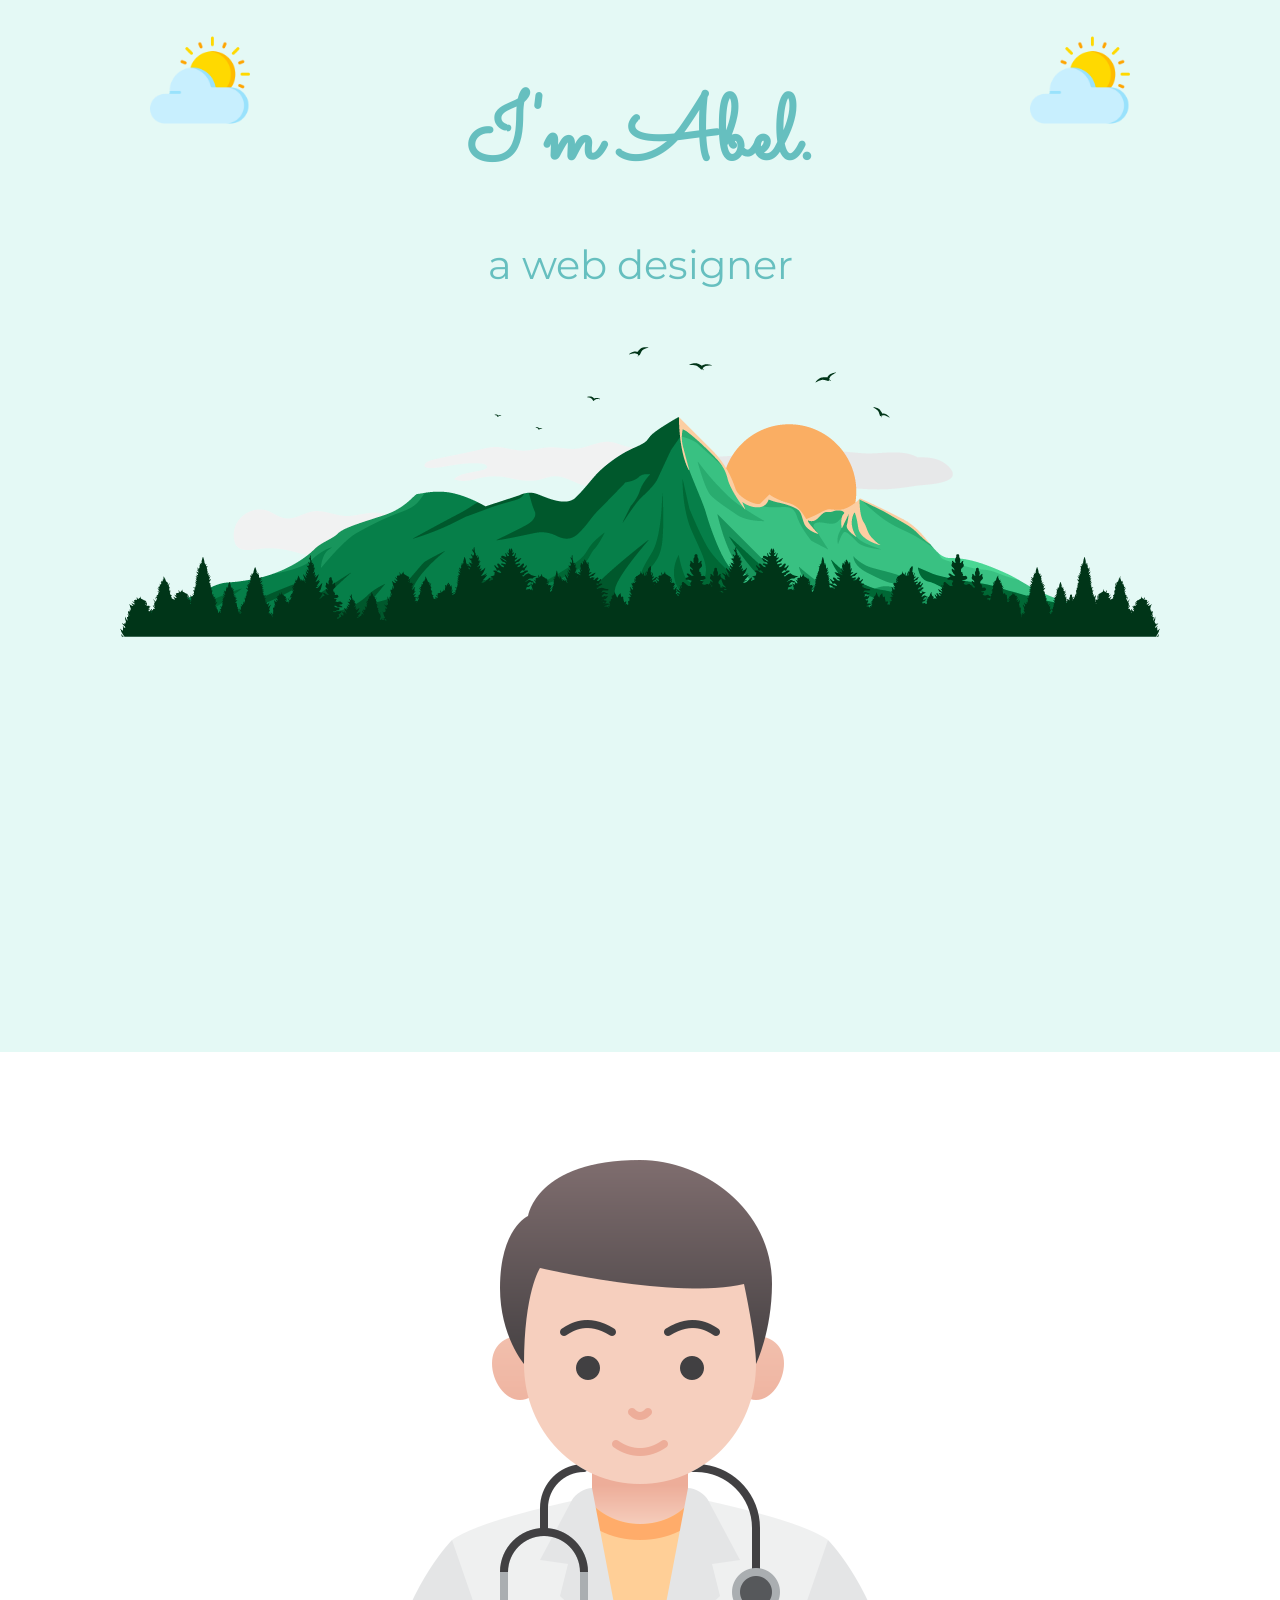
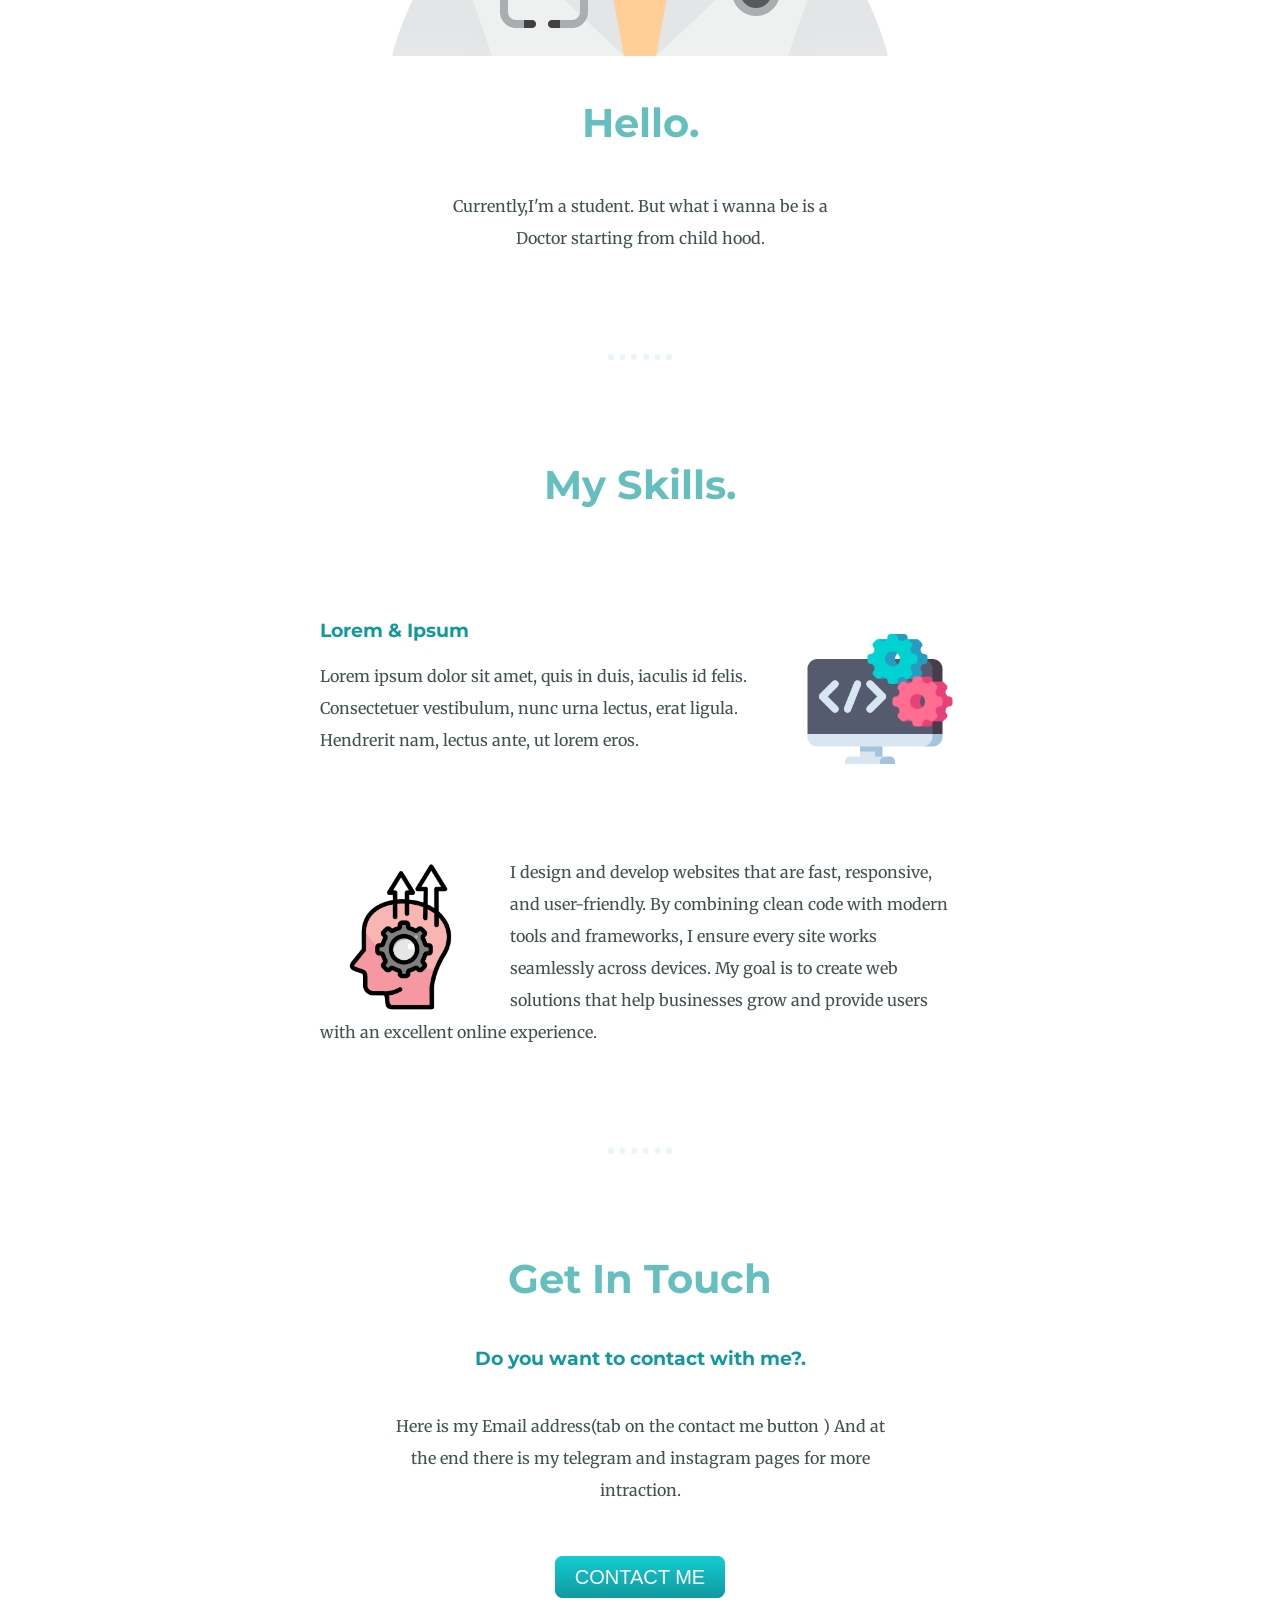
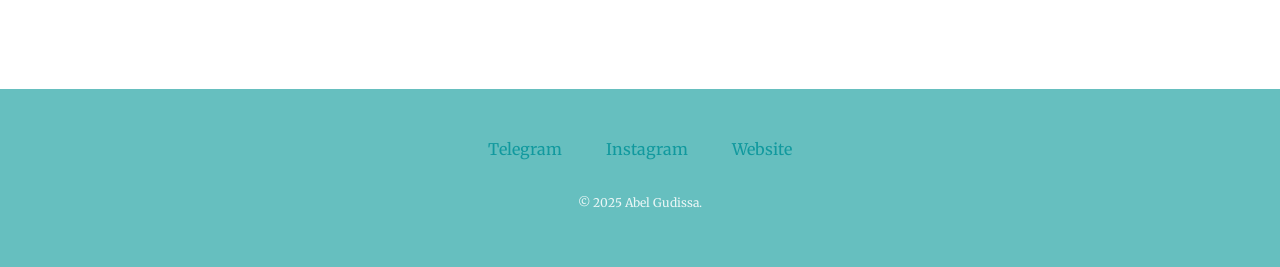
<file: index.html>
<html>
    <head>
        <meta charset="utf-8">
        <title>Abel Gudissa</title>
        <link rel="stylesheet" href="style/styles.css">
        <link rel="icon" href="image\favicon.ico">
        <link href="https://fonts.googleapis.com/css2?family=Merriweather:ital,opsz,wght@0,18..144,300..900;1,18..144,300..900&family=Montserrat:ital,wght@0,100..900;1,100..900&family=Sacramento&display=swap" rel="stylesheet">
    </head>
    <body>
        <div class="top-container" >
            <img class="sun" src="image\sun.png" alt="sun.png" >       
        <h1>I'm Abel.</h1>
        <h2 class="class-web">a web designer</h2>
         <img class="one" src="image\sun.png" alt="sun.png">
         <img class ="mount" src="image\mountain.png" alt="mountain.png">
        </div>
        <div class="middle-container">
  <div class="profile">
    <img class="Tommy" src="image\doctor.png" alt="doctor.jpg">
    <h2>Hello.</h2>
    <p class="intro">Currently,I'm a student. But what i wanna be is a Doctor starting from child hood. </p>
  </div>
  <hr>
  <div class="skills">
    <h2>My Skills.</h2>
    <div class="skill-row">
      <img class="web-design" src="image\coding.png" alt="coding.jpg">
      <h3>Lorem & Ipsum</h3>
      <p>Lorem ipsum dolor sit amet, quis in duis, iaculis id felis. Consectetuer vestibulum, nunc urna lectus, erat ligula. Hendrerit nam, lectus ante, ut lorem eros.</p>
    </div>
    <div class="skill-row">
      <img class="coding" src="image\development.png" alt="development.jpg">
      <p> I design and develop websites that are fast, responsive, and user-friendly. By combining clean code with modern tools and frameworks, I ensure every site works seamlessly across devices. My goal is to create web solutions that help businesses grow and provide users with an excellent online experience.</p>
    </div>
  </div>
  <hr>
  <div class="contact-me">
    <h2>Get In Touch</h2>
    <h3>Do you want to contact with me?.</h3>
    <p class="contact-mem">Here is my Email address(tab on the contact me button ) And at the end there is my telegram and instagram pages for more intraction.</p>
    <a class="btn" href="mailto:abeletenesh0000@gmail.com">CONTACT ME</a>
  </div>
</div>


<div class="bottom-container">
  <a class="footer-link" href="https://www.telegram.com/@BigdremerDOM">Telegram</a>
  <a class="footer-link" href="https://instagram.com/abelabelaissingle">Instagram</a>
  <a class="footer-link" href="https://www.appbrewery.co/">Website</a>
  <p class="copyright">© 2025 Abel Gudissa.</p>
</div>
    </body>
</html>
</file>
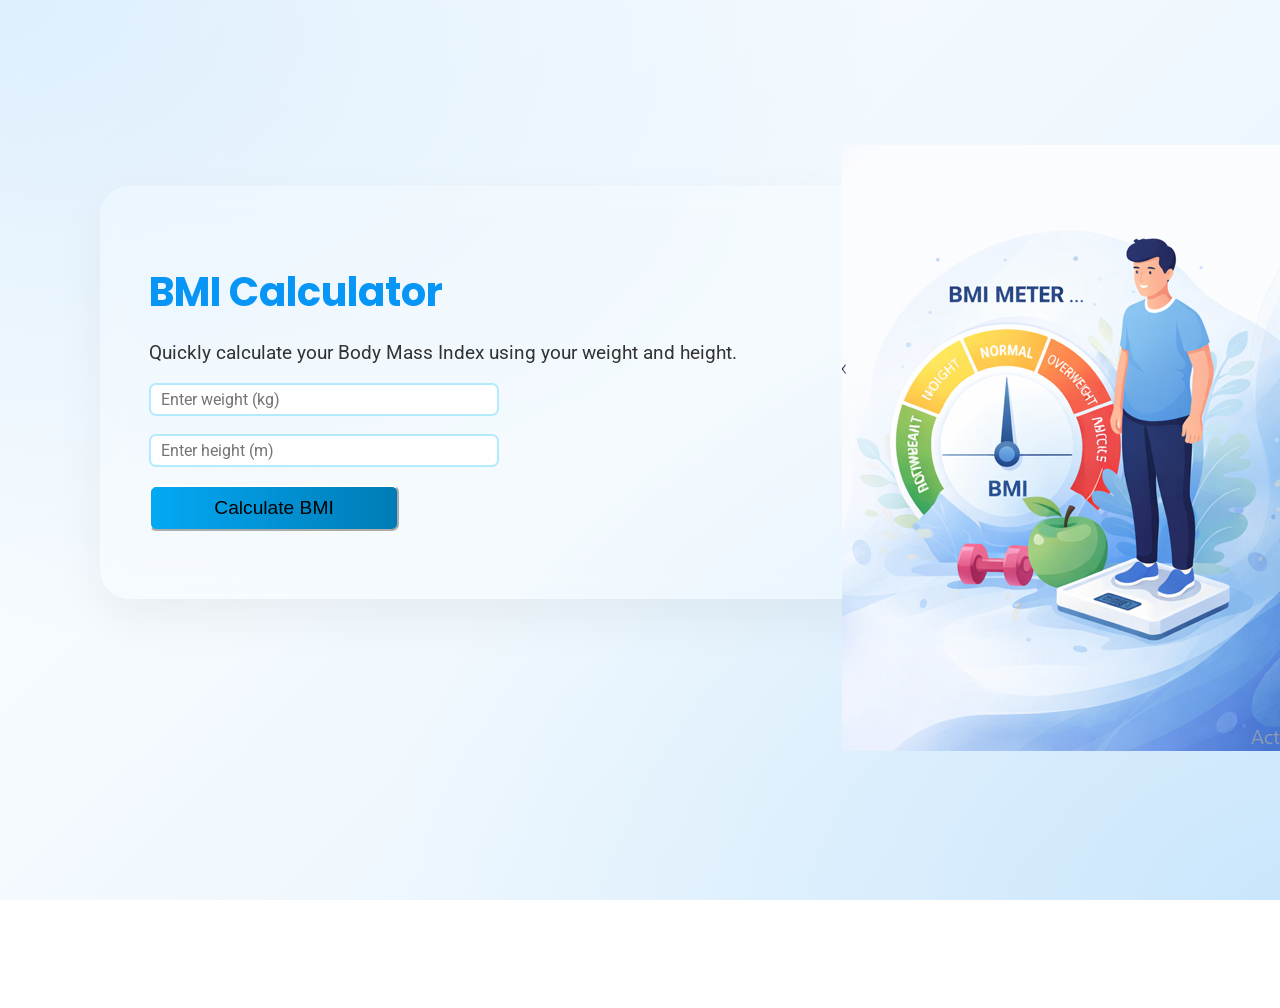
<file: BMIcalculator/index.html>
<!DOCTYPE html>
<html lang="en">
<head>
    <meta charset="UTF-8">
     <link rel="stylesheet" href="styles.css">
     <link href="https://fonts.googleapis.com/css2?family=Montserrat:wght@400;600;700&family=Poppins:wght@400;600;700&family=Roboto:wght@400;500;700&family=Sacramento&display=swap" rel="stylesheet">
    <meta name="viewport" content="width=device-width, initial-scale=1.0">
    <title>BMI calculator</title>



</head>



<body>




<br><br>
    
  <div class="box">
    
    <h1>BMI Calculator</h1>
   <p>Quickly calculate your Body Mass Index
    using your weight and height.
   </p>
    <input type="number" id="weight" placeholder="Enter weight (kg)">
<br><br>


<input type="number" id="height" placeholder="Enter height (m)">
<br><br>

<button  class="btn1" onclick="calculateBMI()">Calculate BMI</button>

<p id="result"></p>

<p id="result"></p>

</div>



<div class="img" >


<img src="images/cool.png" alt="">
</div>

    
    <script src="index.js" ></script>
</body>
</html>
</file>
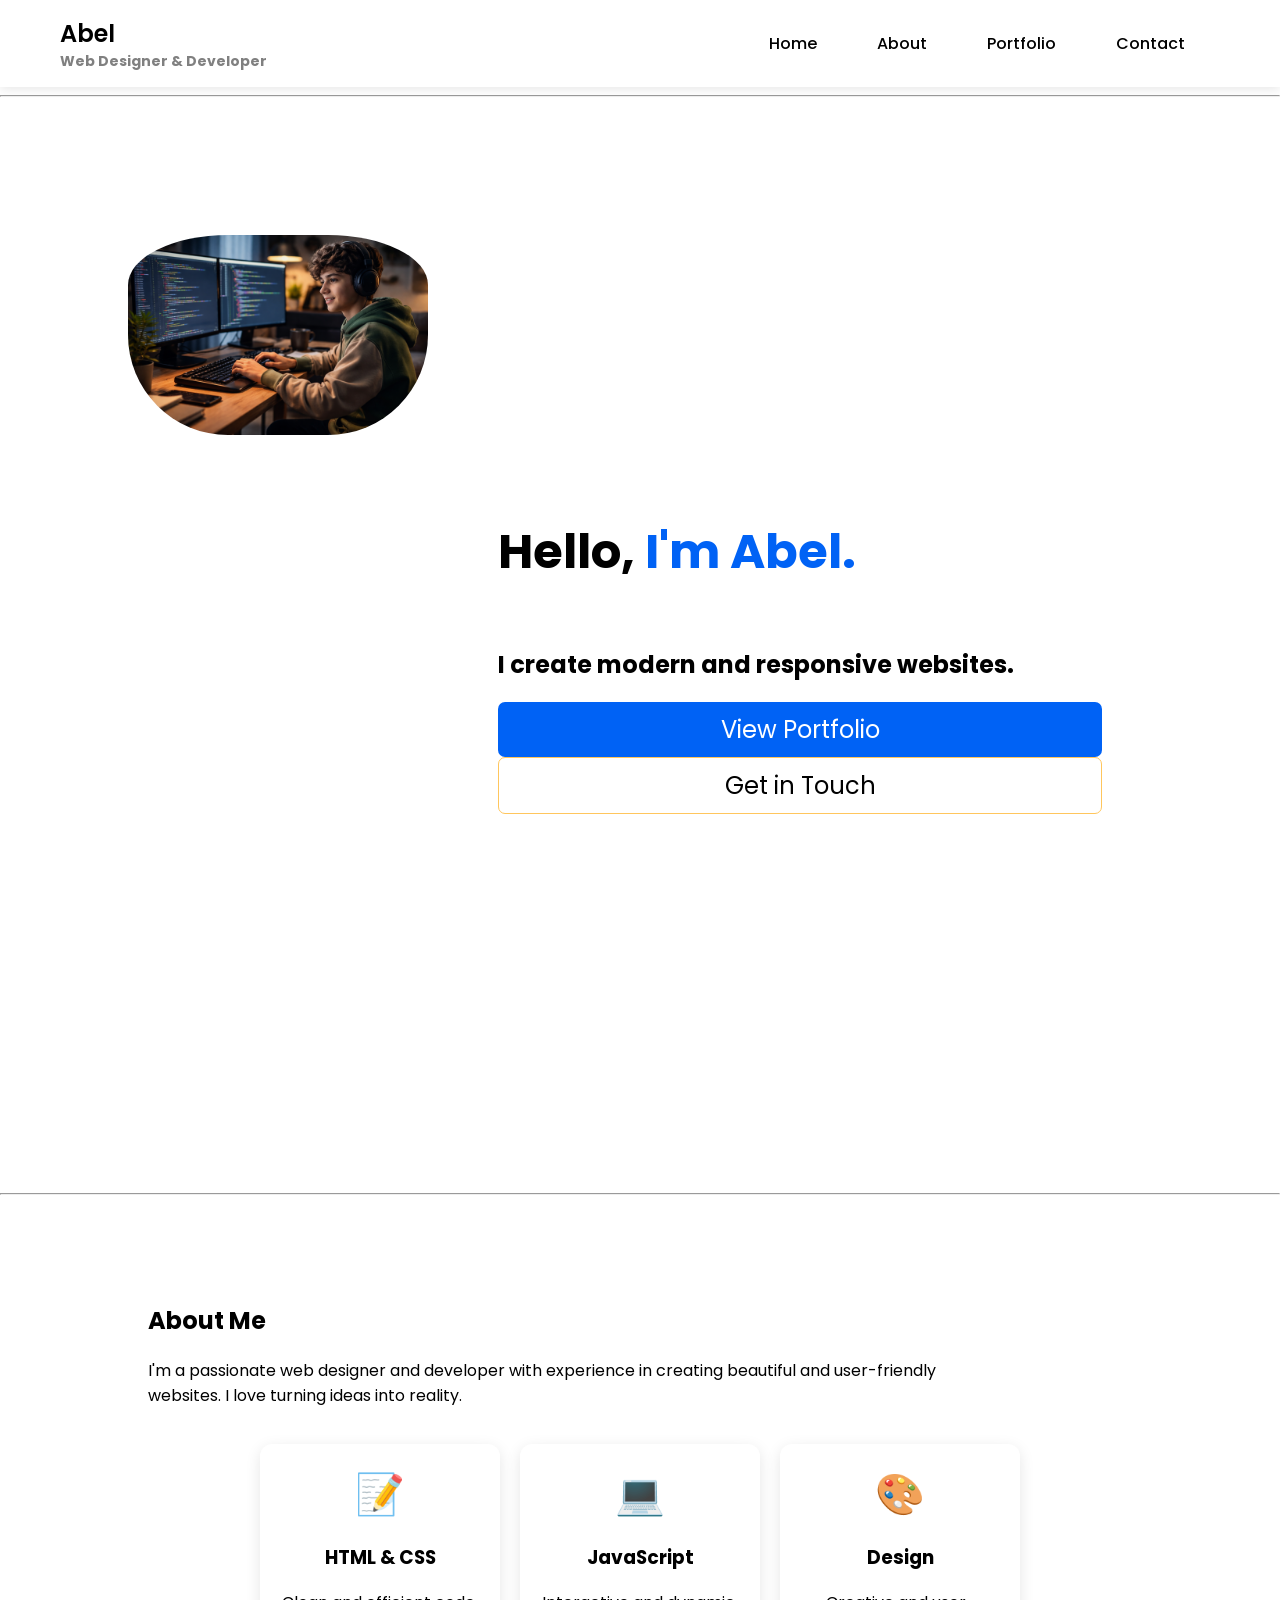
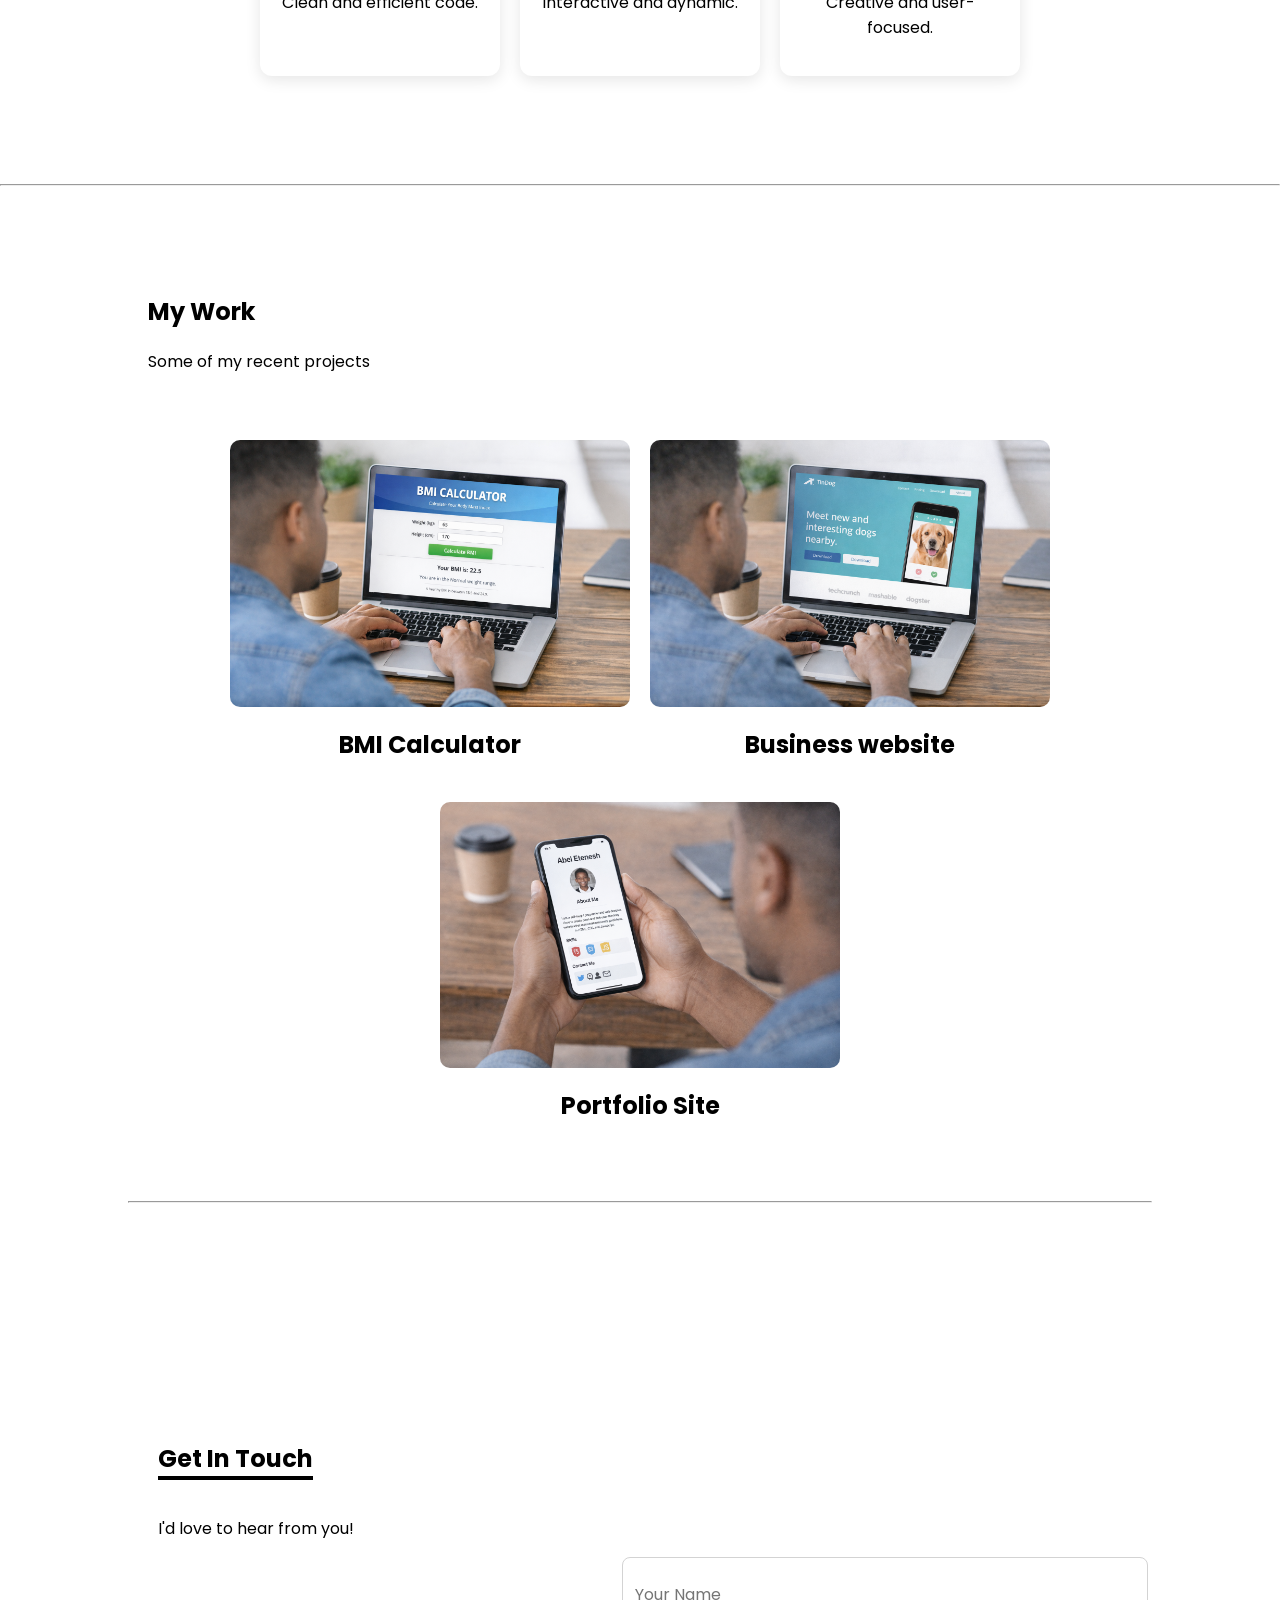
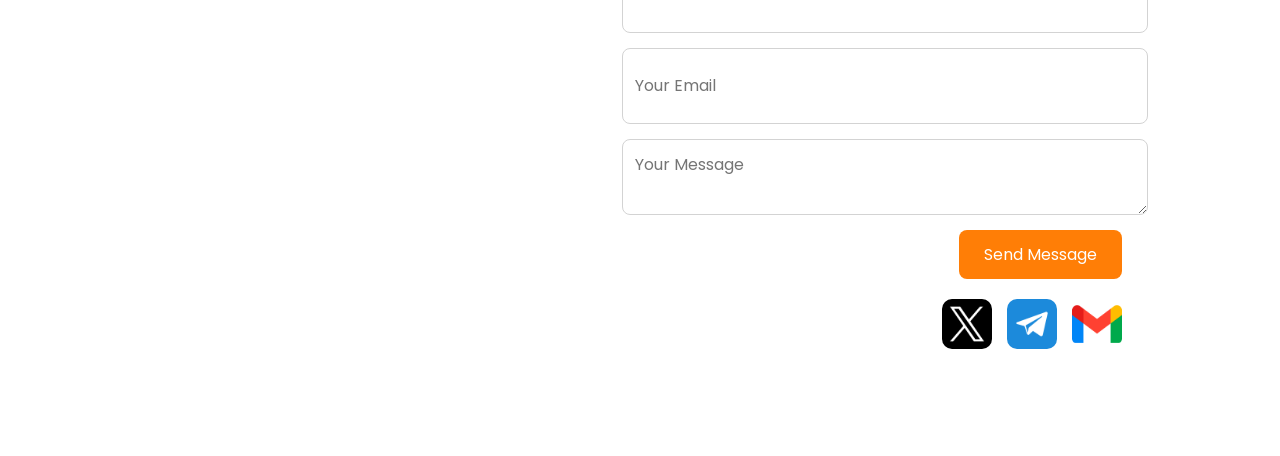
<file: Profilo/index.html>
<!DOCTYPE html>
<html lang="en">
<head>
    <meta charset="UTF-8">
    <meta name="viewport" content="width=device-width, initial-scale=1.0">
    <title>Abel's Tech</title>
    <link rel="stylesheet" href="styles.css">
    <link href="https://fonts.googleapis.com/css2?family=Roboto:wght@300;400;700&family=Sacramento&family=Poppins:wght@300;400;600&family=Montserrat:wght@300;400;600&family=Open+Sans:wght@300;400;600&display=swap" rel="stylesheet">
    <link rel="icon" href="images/favicon (1).ico" type="image/x-icon">
</head>
<body>
    <nav class="navbar">
        <div class="title">
            <h1 class="name">Abel</h1>
            <h2 class="career">Web Designer & Developer</h2>
        </div>
        <ul class="nav-links">
            <li><a href="#home">Home</a></li>
            <li><a href="#about">About</a></li>
            <li><a href="#Portfolio">Portfolio</a></li>
            <li><a href="#contact">Contact</a></li>   
        </ul>
    </nav>
    <hr>
<section id="home">
    <img class="coder" src="images/coder.png" alt="Coder">

    <div class="home">
        <h1 class="intro">Hello, <span>I'm Abel. </span></h1>
        <h2>I create modern and responsive websites.</h2>
        <button class="btn1">View Portfolio</button>
        <button class="btn2">Get in Touch</button>
    </div>
    </section>
    <hr>
<section id="about">
    <div class="middle">
        <h1 class="about">About Me</h1>
        <p class="describe">I'm a passionate web designer and developer with experience in creating beautiful and user-friendly 
        <br>websites. I love turning ideas into reality.</p>
    </div>

    <div class="card-container">
        <div class="card">
            <div class="icon">📝</div>
            <h3>HTML & CSS</h3>
            <p>Clean and efficient code.</p>
        </div>
        <div class="card">
            <div class="icon">💻</div>
            <h3>JavaScript</h3>
            <p>Interactive and dynamic.</p>
        </div>
        <div class="card">
            <div class="icon">🎨</div>
            <h3>Design</h3>
            <p>Creative and user-focused.</p>
        </div>
    </div>
</section>
    <hr>
<section id ="Portfolio">
    <div class="middle2">
        <div class="min">
            <h1 class="Work">My Work</h1>
            <p>Some of my recent projects</p>
        </div>
        <div class="img">
            <div class="img-card">
                <img src="images/bmi.png" class="BMI" alt="">
                <h2>BMI Calculator</h2>
            </div>
            <div class="img-card">
                <img src="images/tin.png" class="tindog" alt="">
                <h2>Business website</h2>
            </div>
            <div class="img-card">
                <img src="images/me.png" class="personal" alt="">
                <h2>Portfolio Site</h2>
            </div>
        </div>
    </div>
    <hr>
</section>
    <!-- Contact Section -->
    <section id="contact">
    <div class="end">
        <h1 class="end-h1">Get In Touch</h1>
        <p class="end-p">I'd love to hear from you!</p>

        <div class="contact-form">
            <input type="text" id="name" placeholder="Your Name">
            <input type="email" id="email" placeholder="Your Email">
            <textarea id="message" placeholder="Your Message"></textarea>
            <button class="end-btn" onclick="sendEmail()">Send Message</button>
        </div>

        <div class="contact-footer">
            <div class="end-img">
        <a href="https://x.com/AEtenesh" target="_blank">
            <img class="tweet" src="images/twitter.png" alt="X / Twitter">
        </a>
        <a href="https://t.me/abeltech" target="_blank">
            <img class="tele" src="images/telegram.png" alt="Telegram">
        </a>
                <a href="mailto:abeletenesh0000@gmail.com">
            <img class="gmail" src="images/gmail.png" alt="Gmail">
        </a>

    </div>

        </div>
    </div>
    </section>

    <!-- JS for email -->
    <script>
        function sendEmail() {
            const name = document.getElementById("name").value.trim();
            const email = document.getElementById("email").value.trim();
            const message = document.getElementById("message").value.trim();

            if (!name || !email || !message) {
                alert("Please fill in all fields!");
                return;
            }

            const emailPattern = /^[^ ]+@[^ ]+\.[a-z]{2,3}$/;
            if (!emailPattern.test(email)) {
                alert("Please enter a valid email address!");
                return;
            }

            const subject = encodeURIComponent(`Message from ${name}`);
            const body = encodeURIComponent(`Name: ${name}\nEmail: ${email}\n\n${message}`);
            const mailtoLink = `mailto:abeletenesh0000@gmail.com?subject=${subject}&body=${body}`;

            window.location.href = mailtoLink;
        }
    </script>
</body>
</html>
</file>
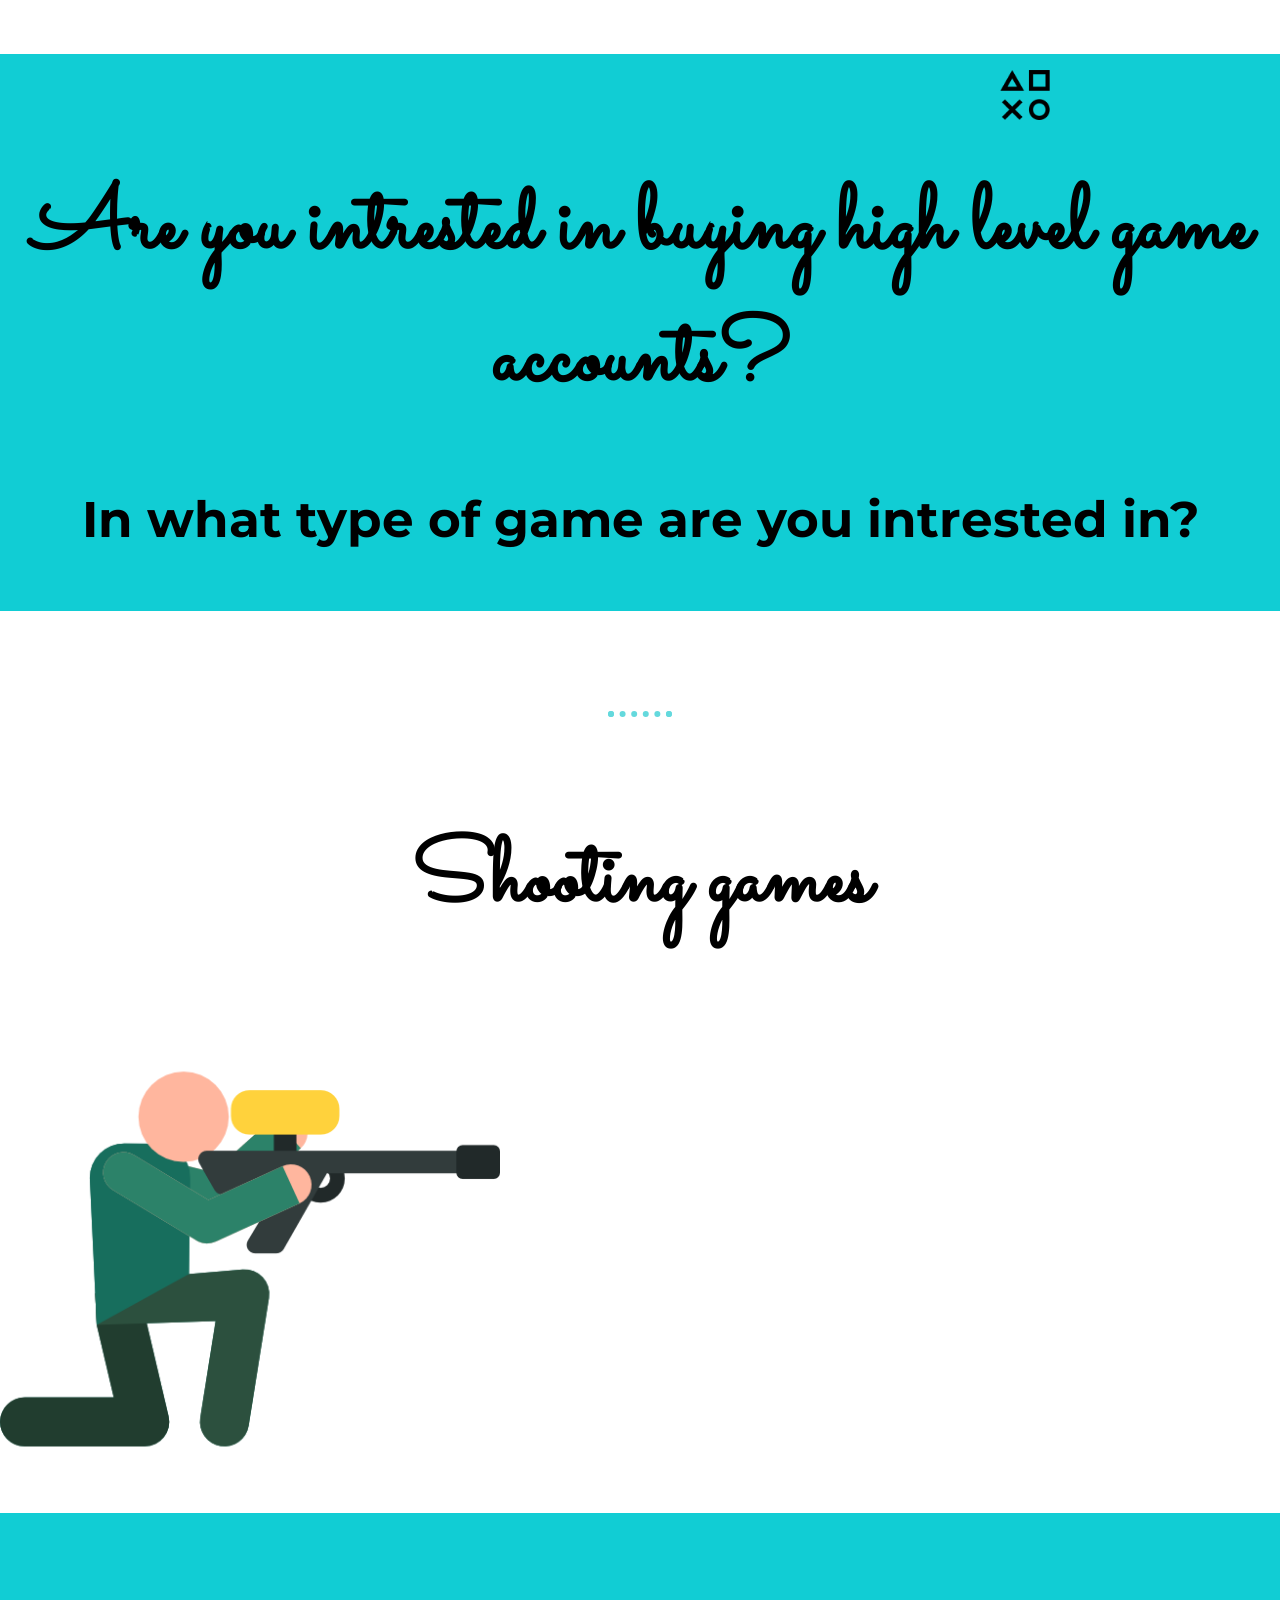
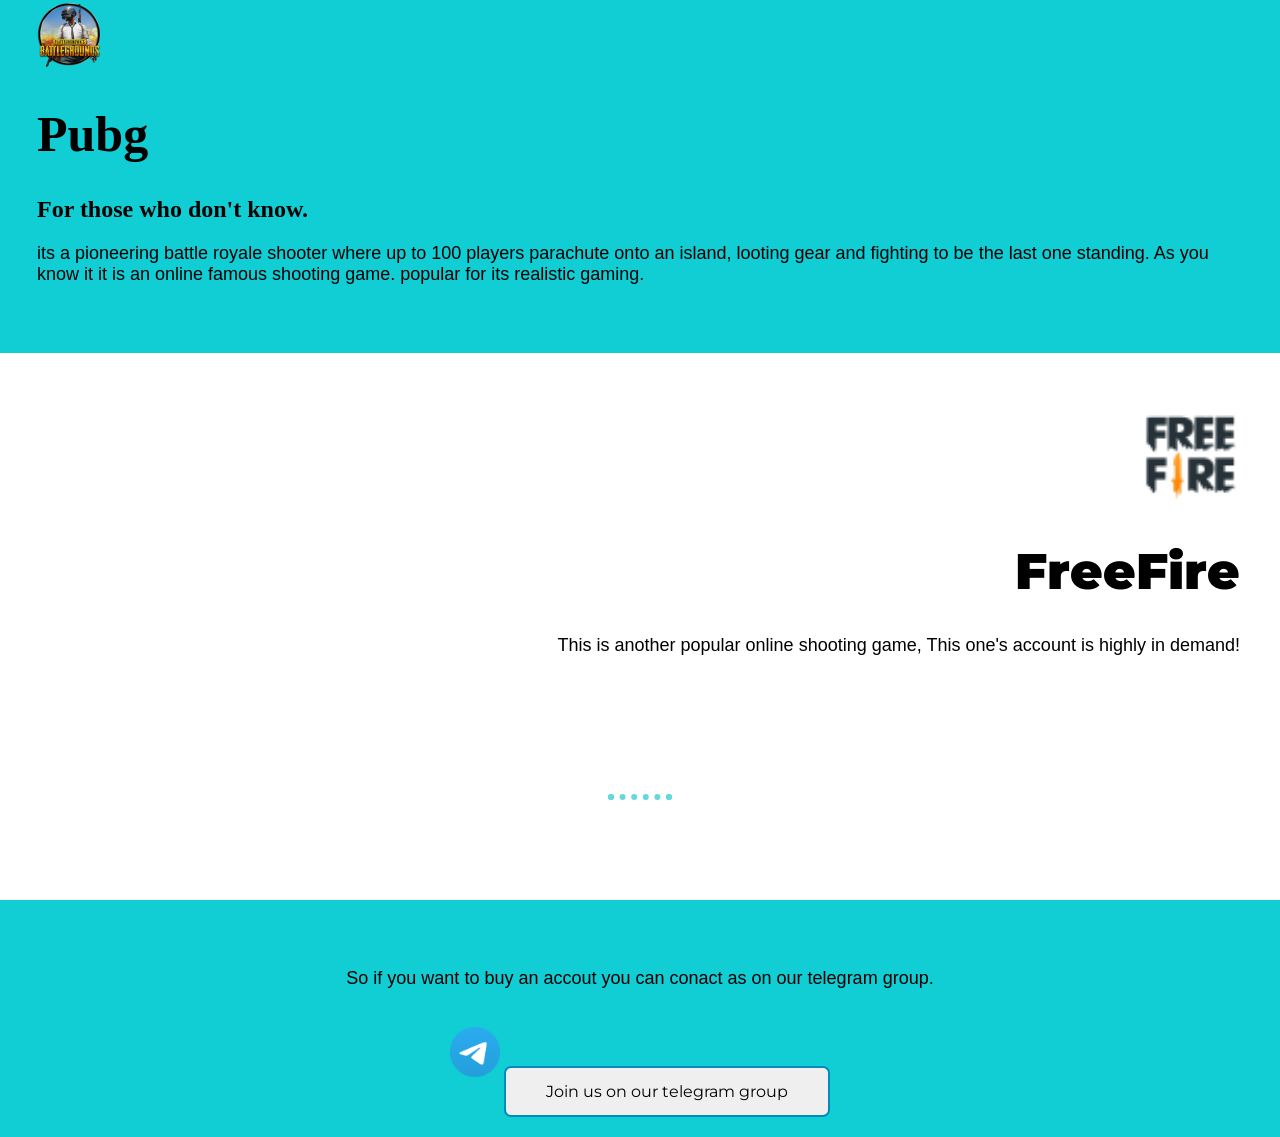
<file: Project 1/index.html>
<!DOCTYPE html>
<html lang="en">
<head>
    <meta charset="UTF-8">
    <link rel="stylesheet" href="styles.css">
        
    <title>Exercise 1</title>
    <link href="https://fonts.googleapis.com/css2?family=Merriweather:ital,opsz,wght@0,18..144,300..900;1,18..144,300..900&family=Montserrat:ital,wght@0,100..900;1,100..900&family=Sacramento&display=swap" rel="stylesheet">

</head>
<body>
    <img class="gameimg" src="images/game.png" alt="">
    <div class="phase1">
        <h1 class="ph1">Are you intrested in buying high level game accounts? </h1>
        
        <h2 class="ph2">
            In what type of game are you intrested in?
        </h2>
    </div>
                 <hr>
     <div class="phase2">
                         <h1 class="shoot">Shooting games</h1>
                         <img class="shootimg" src="images/shoot.png" alt="">
            <div class="p21">
                <img class="pub" src="images/pubg1.ico"  alt="pubgimg">
                <h1 class="Pubg">Pubg</h1>
                <h2>For those who don't know.</h2>
                <p> 
                    its a pioneering battle royale shooter where up to 100 players parachute onto an island,
                     looting gear and fighting to be the last one standing.
                    As you know it it is an online famous shooting game.
                     popular for its realistic gaming.

                </p>

        </div>      
                <div class="freefire">
                    <img class="free" src="images/freefire1.png" alt="freefireimg">
                <h1 class="p22">FreeFire</h1>
                   <p>
                    This is another popular online shooting game,
                     This one's account is highly in demand!
                   </p>
                </div>
                <hr>
            <div class="contact">
                      <p>So if you want to buy an accout you can conact as on our telegram group.</p>
                      <img class="telegram" src="images/telegram.png" alt="">
                          <button type="button" onclick="window.location.href='https://t.me/gameaccounttrade'" class="btn1" > Join us on our telegram group</button> 
            </div>

            </div>
        
    
</body>
</html>
</file>
<file: style/styles.css>
body {
    margin: 0;
    text-align: center;
    font-family: "Merriweather", serif;
    color: #40514E;
}
h1 {
    color:  #66BFBF;
    font-size: 90px;
    margin: 50px auto 0 auto;
    margin:0 auto;
     font-family: "Sacramento", cursive;
}
p {
    line-height: 2;
}
hr {
    border: dotted #eaf6f6 6px;
    border-bottom: none;
    width: 4%;
    margin: 100px auto;
}
.contact-mem {
    width: 40%;
    margin: 40px auto 60px;

}
.btn {
  background: #11CDD4;
  background-image: -webkit-linear-gradient(top, #11CDD4, #11999E);
  background-image: -moz-linear-gradient(top, #11CDD4, #11999E);
  background-image: -ms-linear-gradient(top, #11CDD4, #11999E);
  background-image: -o-linear-gradient(top, #11CDD4, #11999E);
  background-image: linear-gradient(to bottom, #11CDD4, #11999E);
  -webkit-border-radius: 8;
  -moz-border-radius: 8;
  border-radius: 8px;
  font-family: Arial, Helvetica, sans-serif;
  color: #ffffff;
  font-size: 20px;
  padding: 10px 20px 10px 20px;
  text-decoration: none;
}

.btn:hover {
  background: #30E3CB;
  background-image: -webkit-linear-gradient(top, #30E3CB, #2BC4AD);
  background-image: -moz-linear-gradient(top, #30E3CB, #2BC4AD);
  background-image: -ms-linear-gradient(top, #30E3CB, #2BC4AD);
  background-image: -o-linear-gradient(top, #30E3CB, #2BC4AD);
  background-image: linear-gradient(to bottom, #30E3CB, #2BC4AD);
  text-decoration: none;
}


.skill-row {
    width: 50%;
    margin:100px auto;
    text-align: left;
    
}
h2 {
    color: #66BFBF;
    font-size: 2.5em;
    font-family: "Montserrat", sans-serif;
    padding-bottom: 10px;
}
h3 {
    color: #11999E;
      font-family: "Montserrat", sans-serif;
}
.top-container {
    background-color: #e4f9f5;
    position: relative;
    padding-top: 75px;
}
.bottom-container {
    background-color: #66BFBF;
    padding: 50px 0 20px ;
}
.coding {
    width: 25%;
    float: left;
    margin-right: 30px;
}
.copyright {
    color: #EAF6F6;
    font-size: 0.75rem;
    padding: 20px 0;
}
.sun {
    height: 100px;
    width: 100px;
    position: absolute;
    left: 150px;
    top: 30px;
}
.one {
    position: absolute;
     height: 100px;
    width: 100px;
    right: 150px;
    top: 30px;
    bottom: 20px;
}
.Web-design {
    width: 25%;
    float: right;
    margin-left: 30px;
}
a {
    color: #11999E;
    font-family: "Merriweather", serif;
    margin: 10px 20px;
    text-decoration: none;

}
a:hover {
    color: #EAF6F6;
}
.rc7 {
    width: 200px;
    height: 200px;

}
.bottom-cloud {
    height: 100px;
    width: 100px;
    position: absolute;
    bottom: 3000px;

}
.top-cloud {
     height: 100px;
    width: 100px;
     position: absolute;
     right:300px;
     top: 50px;
}
.mount {
    position: relative;
    bottom: 200px;
}
.class-web {
    font-weight: normal;
}
.middle-container {
    margin: 100px 0;
}
.intro {
    width: 30%;
    margin: auto;
}
</file>
<file: BMIcalculator/styles.css>
body {
    text-align: left;
    margin-left: 100px;
    margin-top: 100px;
    background: 
        radial-gradient(at 0% 0%, rgba(187, 222, 251, 0.5) 0px, transparent 50%),
        radial-gradient(at 100% 100%, rgba(144, 202, 249, 0.3) 0px, transparent 50%),
        linear-gradient(135deg, #ffffff 0%, #e3f2fd 100%);
    background-attachment: fixed;
    min-height: 100vh;
}
.img {
    text-align: right;
    float: right;
    position: absolute;
    top: 50%;
    left: 85%;
    transform: translate(-50%, -50%);
}

.box {
    text-align: left;
    right: 100px;
    background: rgba(255, 255, 255, 0.25);
    backdrop-filter: blur(12px); /* This creates the frosted glass look */
    -webkit-backdrop-filter: blur(12px);
    border: 1px solid rgba(255, 255, 255, 0.18);
    border-radius: 30px;
    padding: 3rem;
    box-shadow: 0 8px 32px 0 rgba(31, 38, 135, 0.07);
    margin-top: 50px;
    box-shadow: 0 20px 50px rgba(0, 0, 0, 0.05)
}

h1 {
    font-family: "Poppins", sans-serif;
    font-size: 2.5rem;
    color: rgb(7, 150, 245);
    margin-bottom: 10px;
}

p {
    font-family: "Roboto", sans-serif;
    font-size: 1.2rem;
    color: #333;
}




input {
  font-family: 'Poppins', 'Roboto', sans-serif; /* clean, readable */
  font-size: 16px;        /* easy to read */
  font-weight: 400;
  width: 50%;            /* responsive full width */
  max-width: 350px;       /* optional max width */
  padding: 12px 20px;     /* inner spacing */
  border: 2px solid #ccc; /* subtle border */
  border-radius: 10px;    /* rounded corners */
  outline: none;          /* remove default outline */
  transition: all 0.3s ease; /* smooth focus transition */
  box-sizing: border-box;
    
  border-radius:7px ;
  border-color: rgb(180, 235, 252);
    
    
    
}
:placeholder-shown {
    font-family: "Roboto", sans-serif;
    padding: 5px 0 5px 10px;
}

button {
    border-radius: 7px;
    background-color: rgb(7, 150, 245);
    padding: 5px 3px;
    border-color: white;
    padding: 10px 50px;
    width: 250px;
    font-size: 1.2rem;
    background: linear-gradient(90deg, #03a9f4, #007bb5);
    transition: 0.3s transform ease
   
}
button:hover {
    transform: scale(1.02);
    box-shadow: 0 10px 20px rgba(3, 169, 244, 0.3);
}
input:focus {
    border-color: #81d4fa;
    box-shadow: 0 0 10px rgba(129, 212, 250, 0.2);
    outline: none;
}
.background-blobs {
    position: fixed; /* Fixed so it covers the whole screen */
    top: 0;
    left: 0;
    width: 50%;
    height: 100%;
    z-index: -1;
    /* This is a real encoded SVG wave */
    background-image: url("data:image/svg+xml,%3Csvg xmlns='http://www.w3.org/2000/svg' viewBox='0 0 1440 320'%3%3Cpath fill='%235b90e6' fill-opacity='0.2' d='M0,160L48,176C96,192,192,224,288,213.3C384,203,480,149,576,144C672,139,768,181,864,181.3C960,181,1056,139,1152,122.7C1248,107,1344,117,1392,122.7L1440,128L1440,0L1392,0C1344,0,1248,0,1152,0C1056,0,960,0,864,0C768,0,672,0,576,0C480,0,384,0,288,0C192,0,96,0,48,0L0,0Z'%3E%3C/path%3E%3C/svg%3e");
    background-repeat: no-repeat;
    background-size: cover;
    background-position: top;
}
</file>
<file: Profilo/styles.css>
body {
    font-family: 'Poppins', sans-serif;
    margin: 0;
    padding: 0;
}

html{
scroll-behavior:smooth;
}


body{
margin:0;
font-family:'Poppins', sans-serif;
}

section{
padding:80px 10%;
}

nav{
display:flex;
justify-content:space-between;
align-items:center;
padding:15px 10%;
background:white;
position:sticky;
top:0;
z-index:1000;
}

.btn{
display:inline-block;
margin-top:20px;
padding:12px 30px;
background:rgb(0,98,245);
color:white;
text-decoration:none;
border-radius:6px;
transition:0.3s;
}

.portfolio{
display:grid;
grid-template-columns:repeat(auto-fit,minmax(250px,1fr));
gap:30px;
}
nav{
box-shadow:0 2px 10px rgba(0,0,0,0.1);
}

@media(max-width:768px){

nav{
flex-direction:column;
}

nav a{
margin:10px;
}

section{
padding:60px 5%;
}

}

.home{
display:flex;
flex-direction:column;
justify-content:center;
height:80vh;
}
.portfolio img{
width:100%;
border-radius:10px;
transition:0.3s;
}

.portfolio img:hover{
transform:scale(1.05);
}





.btn:hover{
background:rgb(0,70,200);
}





nav a{
text-decoration:none;
margin:0 15px;
color:black;
font-weight:500;
transition:0.3s;
}

nav a:hover{
color:rgb(0,98,245);
}





/* Coder Image */
.coder {
    width: 300px;        /* smaller fixed width */
    max-width: 80%;      /* never exceed 80% of parent container */
    height: auto;        /* maintain aspect ratio */
    border-radius: 100px;
    margin-right: 20px;
    float: left;         /* keep it on the left */
    padding-top: 50px;
}

/* Mobile adjustments */
@media screen and (max-width: 768px) {
    .coder {
        position: static;
        width: 60%;      /* scale down on tablet/mobile */
        margin: 20px auto; /* center horizontally */
        float: none;
        padding-top: 0;
    }
}

@media screen and (max-width: 480px) {
    .coder {
        width: 80%;       /* smaller on small mobile screens */
    }
}






/* Add a container class for consistent padding */
.container {
    width: 90%;           /* take up 90% of screen width */
    max-width: 1200px;    /* prevent it from being too wide on large screens */
    margin: 0 auto;       /* center horizontally */
    padding: 0 20px;      /* horizontal spacing */
}

/* Optional: add some spacing to sections */
.home, .middle, .middle2, .end {
    padding-left: 20px;
    padding-right: 20px;
}




/* Navbar */
.navbar {
    display: flex;
    justify-content: space-between;
    align-items: center;
    padding: 15px 60px;
    flex-wrap: wrap;
}
.name { font-size: 24px; font-weight: 600; margin: 0; }
.career { color: gray; font-size: 14px; margin: 0; }
.nav-links { list-style: none; display: flex; gap: 30px; padding: 0 20px; }
.nav-links a { text-decoration: none; color: black; position: relative; transition: 0.3s; }
.nav-links a::after { content: ""; position: absolute; width: 0%; height: 2px; background: rgb(0, 98, 245); left: 0; bottom: -5px; transition: 0.3s; }
.nav-links a:hover::after { width: 100%; }
.nav-links a:hover { color: rgb(0, 98, 245); }

/* Home Section */
.title { display: flex; flex-direction: column; }
span { color: rgb(0, 98, 245); font-size: 3rem; }
.intro { font-size: 3rem; }
.home { padding: 100px 50px; }
button { padding: 10px 20px; border-radius: 7px; font-size: 1.5rem; font-family: 'Poppins', sans-serif; }
.btn1 { background-color: rgb(0, 98, 245); color: #fff; border: none; }
.btn2 { background-color: #fff; border: 1px solid rgb(255,198,93); }
.btn2:hover { background-color: orange; cursor: pointer; }

/* Cards */
.card-container { display: flex; gap: 20px; justify-content: center; flex-wrap: wrap; padding: 20px; }
.card { background-color: #fff; border-radius: 12px; box-shadow: 0 4px 15px rgba(0,0,0,0.1); padding: 20px; width: 200px; text-align: center; transition: transform 0.3s, box-shadow 0.3s; cursor: pointer; }
.card:hover { transform: translateY(-5px); box-shadow: 0 8px 20px rgba(0,0,0,0.2); }
.card .icon { font-size: 2.5rem; margin-bottom: 10px; }

/* Middle Work Section */
.img { display: flex; gap: 20px; justify-content: center; flex-wrap: wrap; padding: 50px 10px; }
.img-card { display: flex; flex-direction: column; align-items: center; cursor: pointer; transition: transform 0.3s; }
.img-card img { width: 400px; height: auto; border-radius: 10px; transition: transform 0.3s, box-shadow 0.3s; }
.img-card:hover img { transform: scale(1.05); box-shadow: 0 8px 20px rgba(0,0,0,0.2); }

/* Contact Section */
.end { padding: 50px 30px 20px; }
.end-h1 { display: inline-block; border-bottom: 4px solid; border-image: linear-gradient(to right, rgb(0, 98, 245)) 1; }
.contact-form { width: 100%; max-width: 500px; display: flex; flex-direction: column; gap: 15px; margin-left: auto; margin-right: 0; }
.contact-form input, .contact-form textarea { width: 100%; padding: 12px; font-size: 16px; border-radius: 8px; border: 1px solid lightgray; font-family: 'Poppins', sans-serif; resize: vertical; min-height: 50px; }
.contact-form input:focus, .contact-form textarea:focus { outline: none; border: 1px solid rgb(0,98,245); box-shadow: 0 0 5px rgba(0,98,245,0.5); }

/* Footer Icons & Button */
.contact-footer { display: flex; flex-direction: column; align-items: flex-end; gap: 15px; margin-top: 20px; }
.end-img { display: flex; gap: 15px; }
.end-img img { width: 50px; height: 50px; border-radius: 10px; transition: transform 0.3s; }
.end-img img:hover { transform: scale(1.1); cursor: pointer; }
.end-btn { background-color: rgb(255,126,6); border: none; color: #fff; align-self: flex-end; padding: 12px 25px; border-radius: 8px; font-size: 16px; transition: background 0.3s, transform 0.3s; }
.end-btn:hover { background-color: rgb(255,100,0); transform: scale(1.05); cursor: pointer; }

/* Responsive */
@media screen and (max-width: 768px) {
    .navbar { flex-direction: column; align-items: flex-start; padding: 15px 20px; }
    .nav-links { flex-direction: column; gap: 15px; width: 100%; }
    .home { padding: 50px 20px; }
    .intro { font-size: 2rem; }
    span { font-size: 2.5rem; }
    button { font-size: 1.2rem; padding: 8px 16px; }
    .coder { position: static; width: 100%; margin: 20px 0; text-align: center; padding-top: 0; }
    .img { flex-direction: column; align-items: center; }
    .img-card img { width: 80%; }
    .contact-footer { align-items: center; }
}
</file>
<file: Project 1/styles.css>
body {
    margin: 0;
    margin-top: 0;
}

.phase1{
    background-color: #11CDD4;
    margin:0 auto;
    padding: 50px 0 20px ;
    text-align: center;
}
.ph1 {
    font-family: "Sacramento", cursive;
    font-size: 90px;
}
.ph2 {
    font-size: 50px;
    font-family: "Montserrat", sans-serif;
}
.Pubg {
    font-family: "Monsterrat";
    font-weight: 900;
    font-size: 50px;
}
.p21 {
    background-color: #11CDD4;
    margin:0 auto;
    padding: 90px 37px 50px ;
    text-align: left;

}
p {
    font-family: 'Franklin Gothic Medium', 'Arial Narrow', Arial, sans-serif;
    font-size: large;
    font-weight: 500;
}
.p22 {
     font-family:"Montserrat";
     font-weight: 900;
     font-size: 50px;
}
.freefire {
    margin: 0 ;
    padding: 50px 0 20px  ;
    text-align: right;

}
hr {
     border: dotted #64d9dd 6px;
    border-bottom: none;
    width: 4%;
    margin: 100px auto;
    background-color: white;
}
.contact {
    background-color: #11CDD4;
    margin:0 auto;
    padding: 50px 0 20px ;
    text-align: center;
}
.shoot {
    font-family: "Sacramento", cursive;
    font-size: 90px;
    text-align: center;
}
.freefire {
    padding: 50px 0 20px 20px;
    margin-right: 40px;
}
.btn1 {
    border-radius: 7px;
    font-size: 16px;
    padding: 14px 40px ;
    font-family:"Montserrat";
    border: 2px solid #008CBA;
    cursor: pointer;
}
.btn1:hover {
    color: white;
    background-color: #008CBA;
}
.gameimg {
    position: relative;
    height: 50px;
    left: 1000px;
    top: 70px;
}
.shootimg {
    height: 500px;
    width: 500px;
}
.free {
          height: 100px;
          width: 100px;  
 }
.telegram {
    height: 50px;
    width: 50px;
    margin: 20px 0;
    top: 30px;
    left: 100px;
}
</file>
